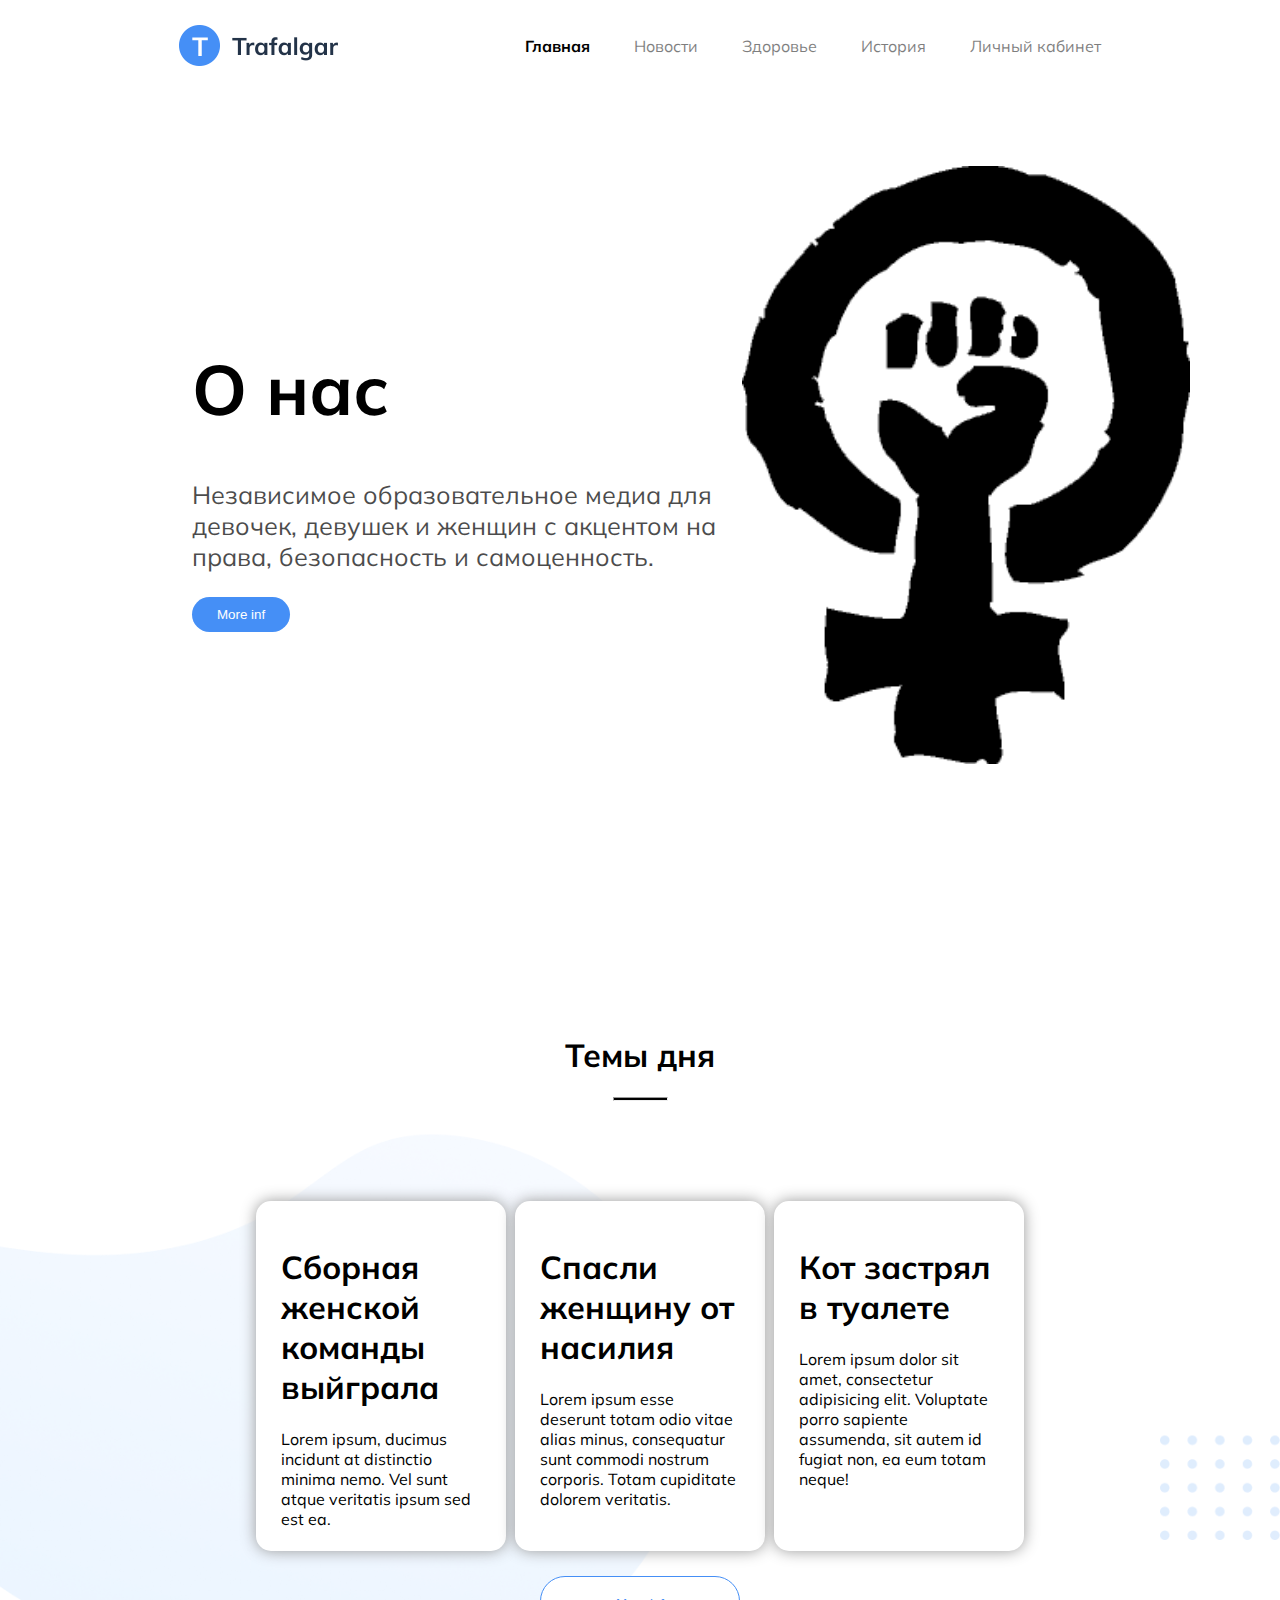
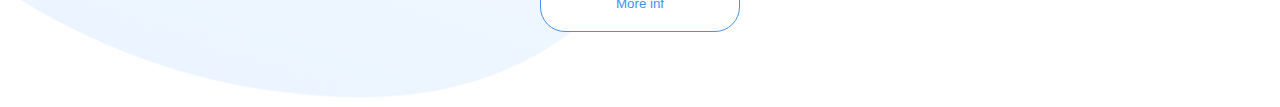
<file: Сайт/index.html>
<!DOCTYPE html>
<html lang="en">
<head>
    <meta charset="UTF-8">
    <meta http-equiv="X-UA-Compatible" content="IE=edge">
    <meta name="viewport" content="width=device-width, initial-scale=1.0">
    <title>Document</title>
    <link rel="stylesheet" href="style.css">
</head>
<body>
    <header>
    <div class="header-wrapper">
        <div class="fix-box">
        <img src="pict/web-logo.png" alt="">
        <nav>
        <a href="#Main" class="activ">Главная</a> 
        <a href="#service">Новости</a>
        <a href="#Apps">Здоровье</a>
        <a href="#Contacts">История</a>
        <a href= main.html>Личный кабинет</a>
        </nav>
    </div>
    </div>
    </header>
        <section id="Main">
            <div class="welcome-wrapper">
                <div class="inner">
                    <div class="flex-box">
                        <div class="welcome-text">
                            <h1>О нас</h1>
                            <div class="welcome-detalis">
                                <p>Независимое образовательное медиа для девочек, девушек и женщин с акцентом на права, безопасность и самоценность.</p>
                             </div>
                             <button class="welcome-button" color="#BBBBC5">More inf</button>
                        </div>
                            <img src="pict/qazz.png" alt="">
                    </div>
                </div>
            </div>
        </section> 

        <section id="service">
            <div class="service-wrapper">
                <div class="inner">
                    <div class="service-text">
                        <h1>Темы дня</h1>
                        <hr />
                        <!-- <p>Lorem ipsum dolor, sit amet consectetur adipisicing elit. A in numquam totam ipsam harum nos --><!-- trum molestiae eius at, nobis eos ut quibusdam quaerat necessitatibus? Error molestiae totam minima ab voluptatum.</p> -->
                    </div>
                    
                    <div class="service-card">
                        <div class="cards-row">
                            <div class="conteiner">
                                <div class="card-text">
                                    <!-- <img src="pict/services-icon.png" alt=""> -->
                                    <h1>Сборная женской команды выйграла  </h1>
                                    <p>Lorem ipsum,  ducimus incidunt at distinctio minima nemo. Vel sunt atque veritatis ipsum sed est ea.</p>
                                </div>
                            </div>
                            <div class="conteiner">
                                <div class="card-text">
                                    <h1>Спасли женщину от насилия </h1>
                                    <p>Lorem ipsum  esse deserunt totam odio vitae alias minus, consequatur sunt commodi nostrum corporis. Totam cupiditate dolorem veritatis.</p>
                                </div>
                            </div>
                            <div class="conteiner">
                                <div class="card-text">
                                    <h1>Кот застрял в туалете </h1>
                                    <p>Lorem ipsum dolor sit amet, consectetur adipisicing elit. Voluptate porro sapiente assumenda, sit autem id fugiat non, ea eum totam neque!</p>
                                </div>
                            </div>
                        </div>
                        <div class="for-button">
                            <button class="service-button">More inf</button>
                        </div>
        
                    </div>
                </div>
            </div>
            
        </section>
</body>
</html>
</file>
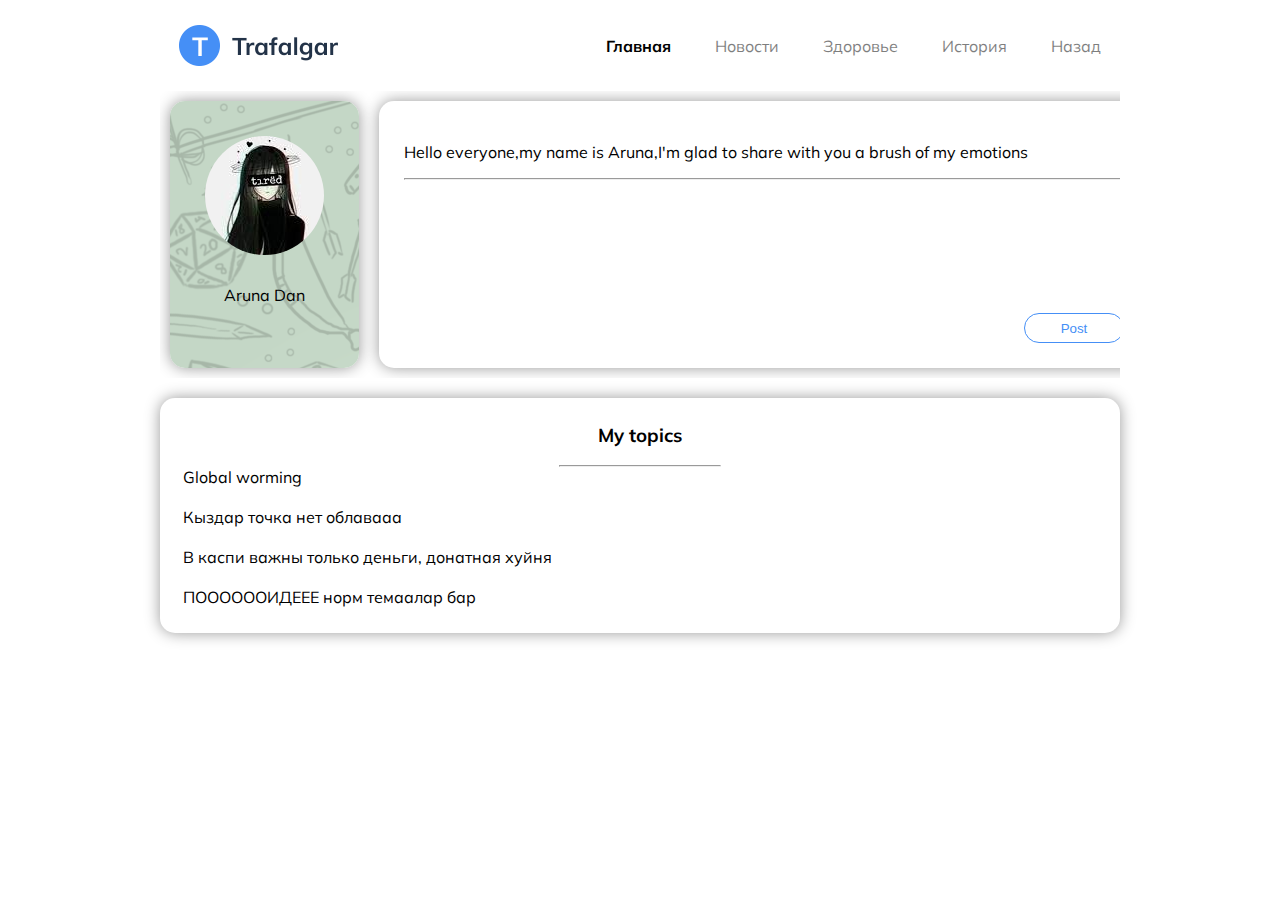
<file: Сайт/main.html>
<!DOCTYPE html>
<html lang="en">
<head>
    <meta charset="UTF-8">
    <meta http-equiv="X-UA-Compatible" content="IE=edge">
    <meta name="viewport" content="width=device-width, initial-scale=1.0">
    <title>Document</title>
    <link rel="stylesheet" href="style.css">
</head>
<body>
    <header>
        <div class="header-wrapper">
            <div class="fix-box">
            <img src="pict/web-logo.png" alt="">
            <nav>
            <a href="#Main" class="activ">Главная</a> 
            <a href="#service">Новости</a>
            <a href="#Apps">Здоровье</a>
            <a href="#Contacts">История</a>
            <a href= index.html>Назад</a>
            </nav>
        </div>
    </div>
    </header>
    <section id="Profile">
        <div id="wrapper-pro">
            <div class="inner-pro">
                <div class="flex-box-pro">
                    <div class="card-pro bad">
                        <img src="pict/images.jpg" alt="round" class="round">
                        <p class="name">Aruna Dan</p>
                    </div>
                    <div class="card-pro grey">
                        <div class="bu"><p>Hello everyone,my name is Aruna,I'm glad to share with you a brush of my emotions </p>
                    <hr>
                        </div>
                        <div class="bu T">
                        <button class="my">Post</button>
                        </div>
                    </div>
                    
                    
                </div>
            </div>
        </div>
    </section>
    <section id="Myworld">
        <div class="wrapper-my">
            <div class="inner-my">
                <div class="conteiner-my">
                    
                    <h3>My topics</h3>
                    <hr>
                    <a href="">Global worming</a> <br><br>
                    <a href="">Кыздар точка нет облавааа</a> <br><br>
                    <a href="">В каспи важны только деньги, донатная хуйня</a> <br><br>
                    <a href="">ПООООООИДЕЕЕ норм темаалар бар</a> <br><br>
                   
                </div>
            </div>
        </div>
    </section>

</body>
</html>
</file>
<file: Сайт/style.css>
@import url('https://fonts.googleapis.com/css2?family=Mulish:ital,wght@0,400;0,700;1,300&display=swap');


body {
    padding: 0;
    margin: 0;
    font-family: 'Mulish', sans-serif;
}

header {
    
    padding: 25px;
}

.header-wrapper {
    width: 75%;
    margin: 0 auto;
}

.fix-box {
    display: flex;
    align-items: center;
    justify-content: space-between;
}

header nav a {
    margin-left: 40px;
    color: black;
    opacity: 0.5;
    text-decoration: none;
}

header img{
    width: 160px;
}

header a:first-child {
    margin-left: 0;
    color: black;
    opacity: 1;
    
}

.activ{
    font-weight: 700;
}
.welcome-wrapper{
    width: 70%;
    margin: 0px auto;
}

.inner {
    padding: 75px 0;
}

.flex-box{
    display: flex;
    align-items: center;
    justify-content: space-between;
}

#Main img{
    width: 693px;
    height: 598px;
}

.welcome-detalis { 
    width: 550px;
    font-size: 25px;
    opacity: 0.7;
}
.welcome-text h1{
    padding: 0 0;
    font-size: 70px;
}

.welcome-button { 
    color: white;
    background-color: #458ff6;
    border: none;
    padding: 10px 25px;
    border-radius: 25px;
    

}

.service-wrapper {
    width: 60%;
    margin: 0 auto;
}

.service-text {
    text-align: center;
}

.service-text p {
    color: #7d797d;
}

.service-text hr {
    width: 53px;
    height: 2px;
    background-color: black;
    margin: 15px auto;
}

#service {
    margin-top: 100px;
    background-image: url(pict/services-bg.png);
    background-size: cover;
}

.conteiner {
    padding: 25px;
    width: 238px;
    background-color: white;
}

.cards-row {
    display: flex;
    justify-content: space-between;
}

.service-card{
    margin-top: 100px;
}
.conteiner {
    
    box-shadow: 0 0 15px 0 #999;
    background-color: white;
    width: 238px;
    padding: 25px;
}

#service img{
    width: 68px;
    height: 79px;
    margin-bottom: 25px;
}
.service-button {
    width: 200px;
    height: 56px;
    border-radius: 25px;
    color: #458FF6;
    background-color: white;
    border: 1px solid;
    margin-top: 25px;
    border-color: #458FF6;
}

.for-button {
    text-align: center;
    
    
}

#Profile {
    width: 75%;
    margin: 0 auto;
}
.flex-box-pro{
    display: flex;
    overflow: auto;
    
    
    
}

.round {
    border-radius: 100px;
    padding: 10px;
    
}
.card-pro{
    padding: 25px;
    box-shadow: 0 0 15px 0 #999;
    margin: 10px;
    border-radius: 15px;
}
.name{
    text-align: center;

}

.grey {
    width: 100% ;
    
}

#Myworld{
    width: 75%;
    margin: 0 auto;
}

.conteiner-my{
    border-radius: 15px;
    box-shadow: 0 0 15px 0 #999;
    padding: 6px;
    margin-top: 20px;
}
.conteiner-my h3{
    text-align: center;
    
    
}

.conteiner-my a{
    text-decoration: #458FF6;
    color: black;
    padding: 17px;
}

.conteiner-my hr{
    width: 160px;
   
    background-color: black;
    margin: 0 auto;
}

.my{
    width: 100px;
    height: 30px;
    border-radius: 25px;
    color: #458FF6;
    background-color: white;
    border: 1px solid;
    margin-top: 25px;
    border-color: #458FF6;
    
}

.T {
    padding-left: 620px;
    padding-top: 100px;
}

.bad{
    background: url(pict/1619559123_20-phonoteka_org-p-oboi-dlya-fona-v-telegramme-20.png);
}

.conteiner {
    border-radius: 15px;
    height: 300px;
    width: 200px;
}
</file>
